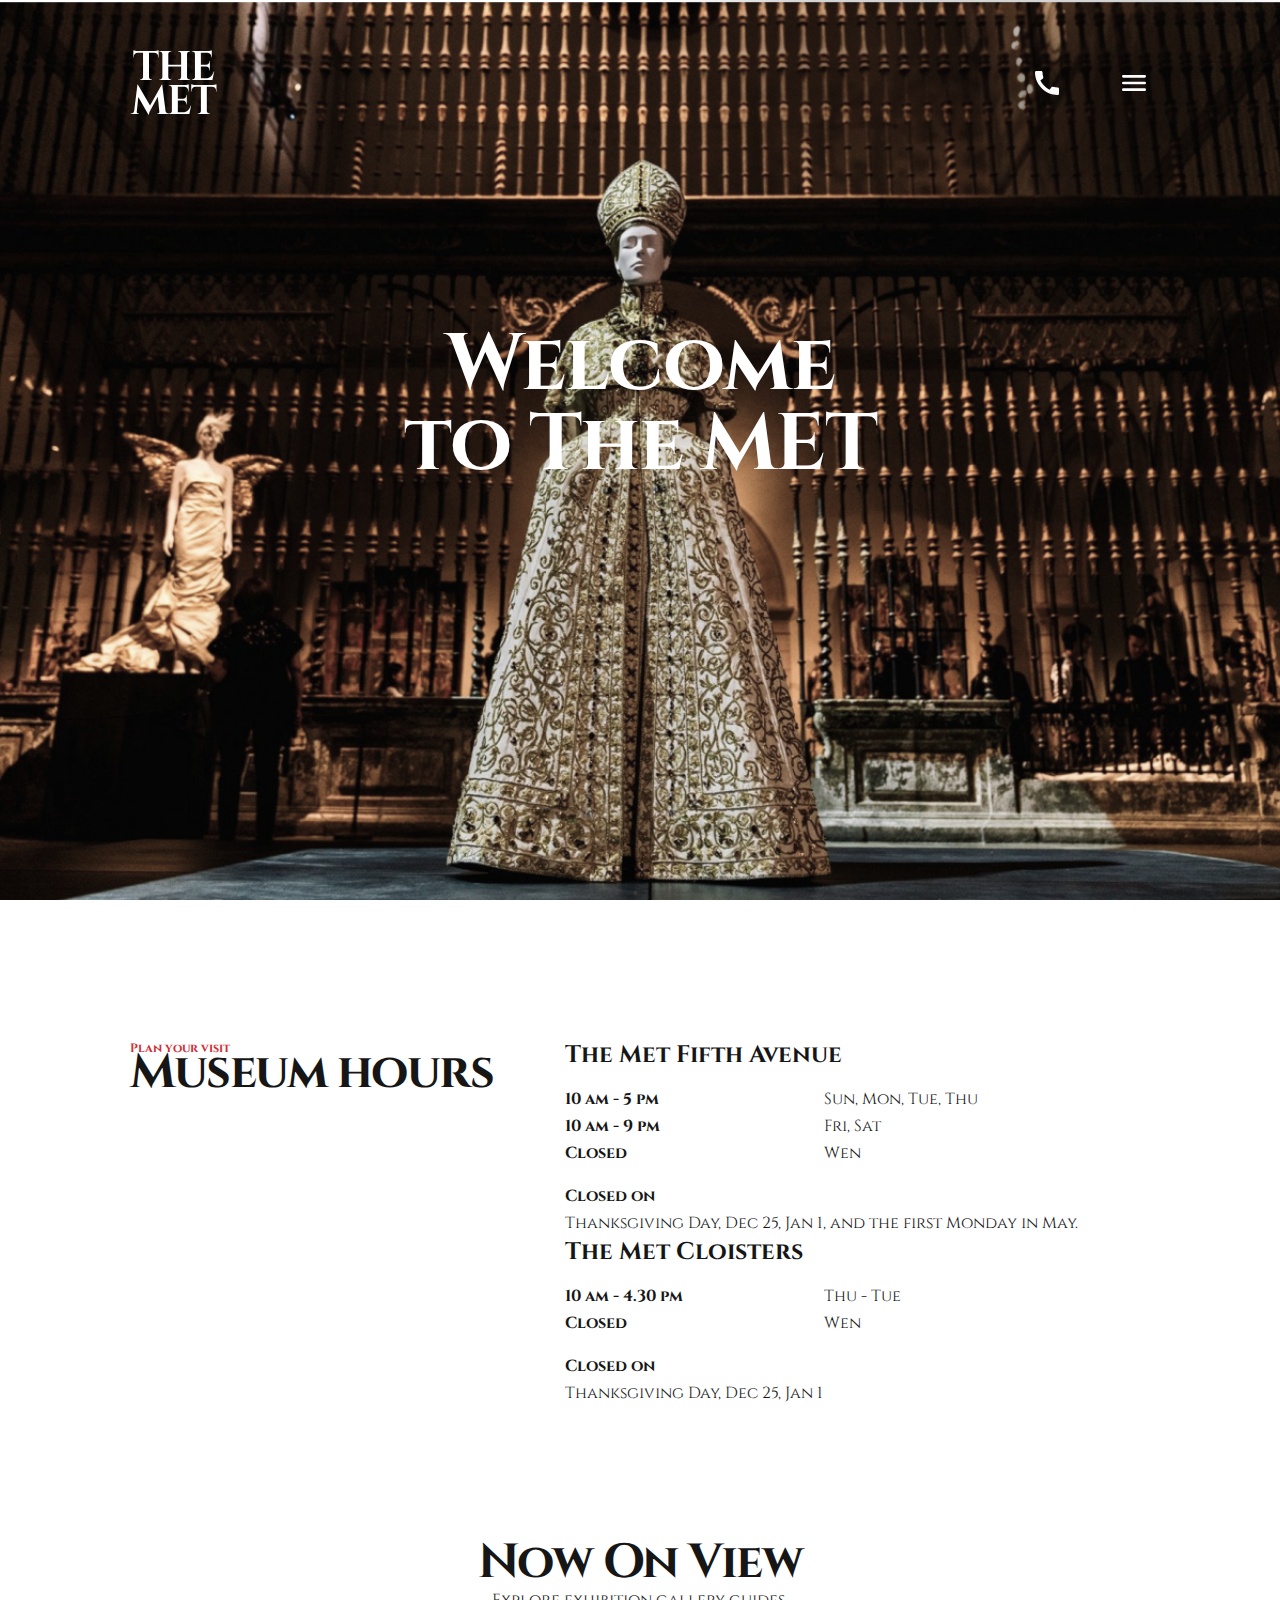
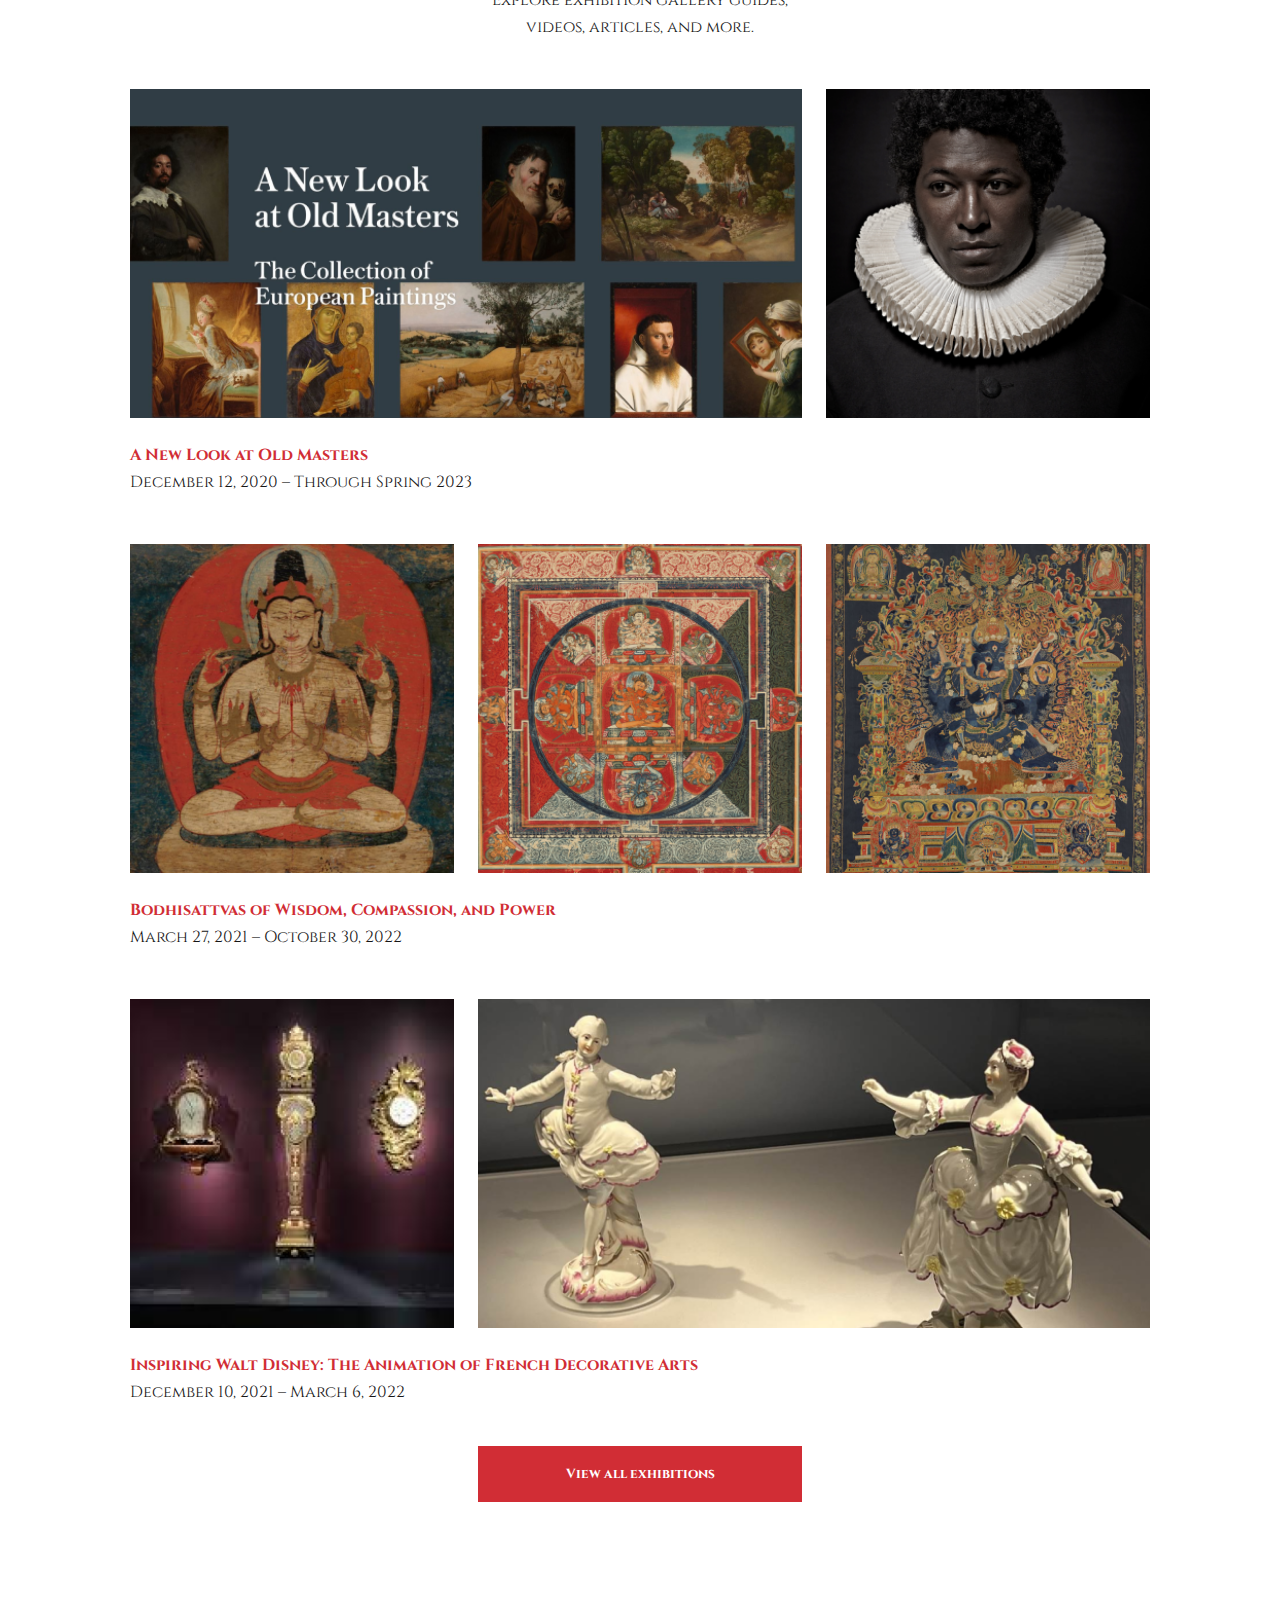
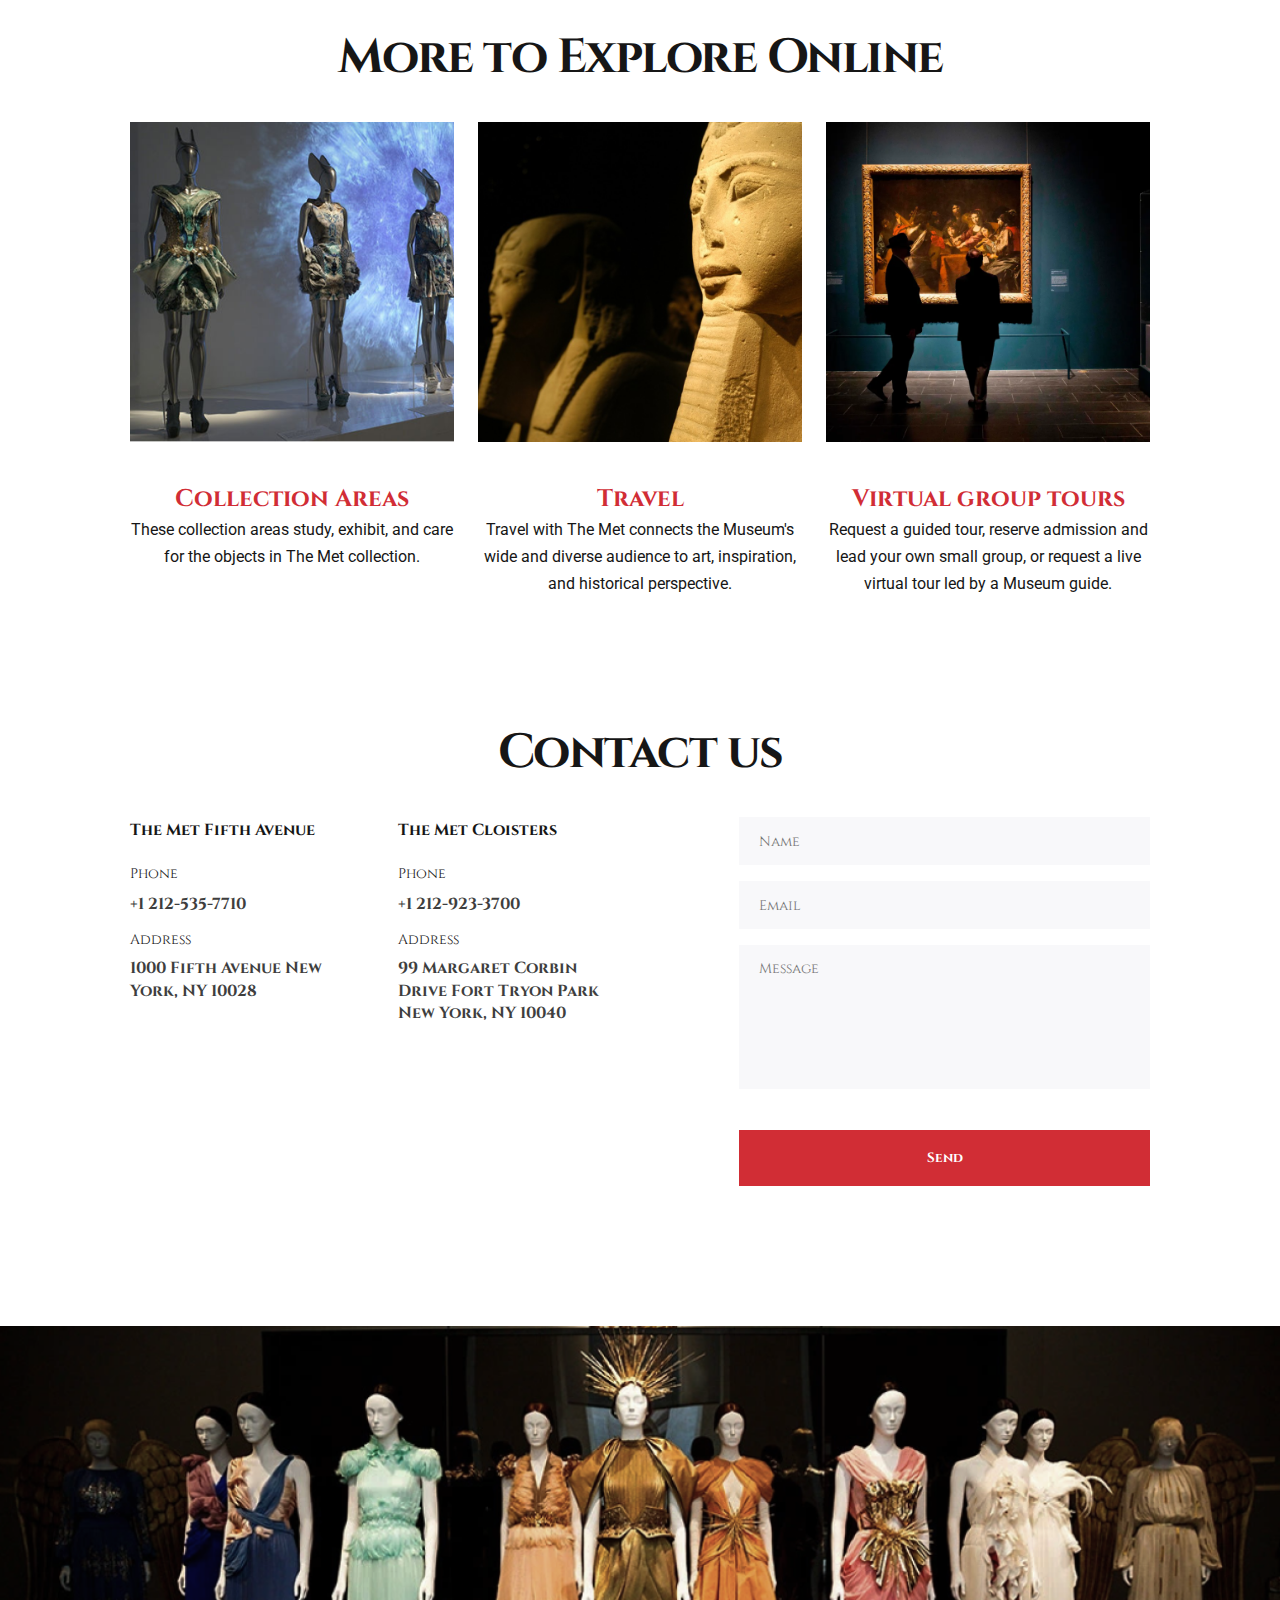
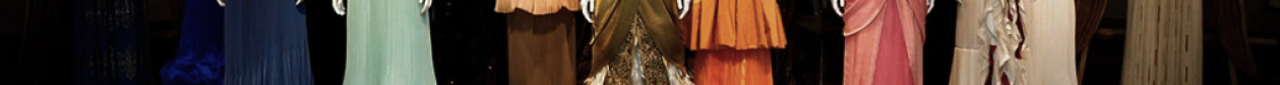
<file: index.html>
<!doctype html><html lang="en" class="page"><head><meta charset="utf-8"><meta name="viewport" content="width=device-width, initial-scale=1.0"><title>THE MET</title><link rel="icon" href="favicon.0cb72b98.svg"><link rel="preconnect" href="https://fonts.googleapis.com"><link rel="preconnect" href="https://fonts.gstatic.com"><link href="https://fonts.googleapis.com/css2?family=Cinzel:wght@400..900&display=swap" rel="stylesheet"><link href="https://fonts.googleapis.com/css2?family=Roboto&display=swap" rel="stylesheet"><link rel="stylesheet" href="index.47e50550.css"><script src="index.cabb280d.js" defer></script></head><body class="page__body"> <header class="header"> <div class="header__content"> <div class="top-bar"> <a href="#"> <img src="favicon.0cb72b98.svg" alt="The met logo" class="top-bar__logo"> </a> <div class="top-bar__icons"> <a href="tel: +1 212-535-771" class="icon icon--phone"></a> <a href="#menu" class="icon icon--menu"></a> </div> </div> <h1 class="header__title"> Welcome <br> to The MET </h1> </div> </header> <aside class="menu page__menu" id="menu"> <div class="menu__top-bar top-bar"> <a href="#"> <img src="favicon.0cb72b98.svg" alt="The met logo" class="top-bar__logo"> </a> <a href="#" class="icon icon--close"></a> </div> <div class="menu__content"> <nav class="menu__nav nav"> <ul class="nav__list"> <li class="nav__item"> <a class="nav__link" href="#"> Home </a> </li> <li class="nav__item"> <a class="nav__link" href="#about-us"> About Us </a> </li> <li class="nav__item"> <a class="nav__link" href="#now-on-view"> Now On View </a> </li> <li class="nav__item"> <a class="nav__link" href="#explore-online"> Explore Online </a> </li> <li class="nav__item"> <a class="nav__link" href="#contacts"> Contacts </a> </li> </ul> </nav> <div class="menu__bottom"> <div class="menu__phone-part"> The Met Fifth Avenue <br> <a href="tel:+1 212-535-7710" class="menu__phone-number"> +1 212-535-7710 </a> </div> <div class="menu__phone-part"> The Met Cloisters <br> <a href="tel:+1 212-923-3700" class="menu__phone-number"> +1 212-923-3700 </a> </div> <a href="tel:+1 212-535-7710" class="menu__call-to-order"> call to order </a> </div> </div> </aside> <main class="main"> <section class="about-us" id="about-us"> <div class="about-us__header"> <p class="about-us__header__tip">Plan your visit</p> <h2 class="section-title section-title--align--left">Museum hours</h2> </div> <div class="about-us__content museum"> <h3 class="museum__name">The Met Fifth Avenue</h3> <div class="museum__grid"> <ul class="museum__hours"> <li class="museum__hours__time">10 am - 5 pm</li> <li class="museum__hours__time">10 am - 9 pm</li> <li class="museum__hours__time">Closed</li> </ul> <ul class="museum__days"> <li class="museum__days__day">Sun, Mon, Tue, Thu</li> <li class="museum__days__day">Fri, Sat</li> <li class="museum__days__day">Wen</li> </ul> </div> <div class="museum__closed"> <h4 class="museum__closed__closed-on">Closed on</h4> <p class="museum__closed__close-day"> Thanksgiving Day, Dec 25, Jan 1, and the first Monday in May. </p> </div> <h3 class="museum__name">The Met Cloisters</h3> <div class="museum__grid"> <ul class="museum__hours"> <li class="museum__hours__time">10 am - 4.30 pm</li> <li class="museum__hours__time">Closed</li> </ul> <ul class="museum__days"> <li class="museum__days__day">Thu - Tue</li> <li class="museum__days__day">Wen</li> </ul> </div> <div class="museum__closed"> <h4 class="museum__closed__closed-on">Closed on</h4> <p class="museum__closed__close-day"> Thanksgiving Day, Dec 25, Jan 1 </p> </div> </div> </section> <section class="now-on-view" id="now-on-view"> <h2 class="section-title">Now On View</h2> <p class="now-on-view__tip"> Explore exhibition gallery guides, videos, articles, and more. </p> <div class="now-on-view__content"> <article class="category"> <div class="category__photos"> <a href="#" class="category__link category__link--wide"> <img src="new-look-wide.5cc3ecb9.png" alt="New look 1" class="category__photo category__photo--left"> </a> <a href="#" class="category__link category__link--square"> <img src="new-look-square.84ad97c7.png" alt="New look 2" class="category__photo"> </a> </div> <h4 class="category__name">A New Look at Old Masters</h4> <p class="category__date"> December 12, 2020 – Through Spring 2023 </p> </article> <article class="category"> <div class="category__photos category__photos--third"> <a href="#" class="category__link"> <img src="bodhisattvas-1.afb9e7f9.png" alt="Bodhisattvas-1" class="category__photo category__photo--third"> </a> <a href="#" class="category__link"> <img src="bodhisattvas-2.e237c81e.png" alt="Bodhisattvas-2" class="category__photo category__photo--third"> </a> <a href="#" class="category__link"> <img src="bodhisattvas-3.54c390de.png" alt="Bodhisattvas-3" class="category__photo category__photo--3 category__photo--third"> </a> </div> <div class="category__description"> <h4 class="category__name"> Bodhisattvas of Wisdom, Compassion, and Power </h4> <p class="category__date">March 27, 2021 – October 30, 2022</p> </div> </article> <article class="category"> <div class="category__photos"> <a href="#" class="category__link category__link--square"> <img src="inspiring-square.33121645.png" alt="Inspiring Walt Disney 1" class="category__photo"> </a> <a href="#" class="category__link category__link--wide"> <img src="inspiring-wide.8586ef60.png" alt="Inspiring Walt Disney 2" class="category__photo category__photo--right"> </a> </div> <div class="category__description"> <h4 class="category__name"> Inspiring Walt Disney: The Animation of French Decorative Arts </h4> <p class="category__date">December 10, 2021 – March 6, 2022</p> </div> </article> </div> <button type="button" class="now-on-view__button"> View all exhibitions </button> </section> <section class="explore-online" id="explore-online"> <h2 class="section-title">More to Explore Online</h2> <div class="explore-online__products"> <article class="explore-online__product product"> <img src="explore-online-1.ac97a8e0.png" alt="Online location 1" class="product__photo"> <h3 class="product__title">Collection Areas</h3> <p class="product__description"> These collection areas study, exhibit, and care for the objects in The Met collection. </p> </article> <article class="explore-online__product product"> <img src="explore-online-2.f4bd4178.png" alt="Online location 2" class="product__photo"> <h3 class="product__title">Travel</h3> <p class="product__description"> Travel with The Met connects the Museum's wide and diverse audience to art, inspiration, and historical perspective. </p> </article> <article class="explore-online__product product"> <img src="explore-online-3.8694a1dc.png" alt="Online location 3" class="product__photo"> <h3 class="product__title">Virtual group tours</h3> <p class="product__description"> Request a guided tour, reserve admission and lead your own small group, or request a live virtual tour led by a Museum guide. </p> </article> </div> </section> <section class="contacts" id="contacts"> <h2 class="section-title">Contact us</h2> <div class="contacts__content"> <div class="contacts__content--1 info"> <h4 class="info__name">The Met Fifth Avenue</h4> <p class="info__description">Phone</p> <p class="info__phone"> <a href="tel:+1 212-535-7710" class="info__phone__link"> +1 212-535-7710 </a> </p> <p class="info__description">Address</p> <p class="info__address"> <a target="_blank" class="info__address__link" href="https://www.google.com.ua/maps/place/1000+5th+Ave,+New+York,+NY+10028,+%D0%A1%D0%A8%D0%90/@40.7793789,-73.9836539,13.66z/data=!4m6!3m5!1s0x89c25896dcda965d:0x5bbcfab18ea2c739!8m2!3d40.7794355!4d-73.9633844!16s%2Fg%2F1yl46zflv?entry=ttu"> 1000 Fifth Avenue New York, NY 10028 </a> </p> </div> <div class="contacts__content--2 info"> <h4 class="info__name">The Met Cloisters</h4> <p class="info__description">Phone</p> <p class="info__phone"> <a href="tel:+1 212-923-3700" class="info__phone__link"> +1 212-923-3700 </a> </p> <p class="info__description">Address</p> <p class="info__address"> <a target="_blank" href="https://www.google.com/maps/place/%D0%9C%D1%83%D0%B7%D0%B5%D0%B9+%D0%9A%D0%BB%D0%BE%D0%B9%D1%81%D1%82%D0%B5%D1%80%D1%81/@40.8648628,-73.9343023,17z/data=!4m6!3m5!1s0x89c2f40170f2a62b:0x9191e7fa95df29ad!8m2!3d40.8648628!4d-73.9317274!16zL20vMDFyczdi?entry=ttu" class="info__address__link"> 99 Margaret Corbin Drive Fort Tryon Park New York, NY 10040 </a> </p> </div> </div> <form onsubmit="this.reset(); return false;" action="#" class="contacts__form form" method="post"> <input type="text" class="form__input" name="name" placeholder="Name" autocomplete="on" required> <input type="email" class="form__input" name="email" placeholder="Email" autocomplete="on" required> <textarea name="message" class="form__textarea" id="message" cols="30" rows="10" placeholder="Message"></textarea> <button class="form__button" type="submit"> Send </button> </form> </section> </main> <footer class="footer"></footer> </body></html>
</file>
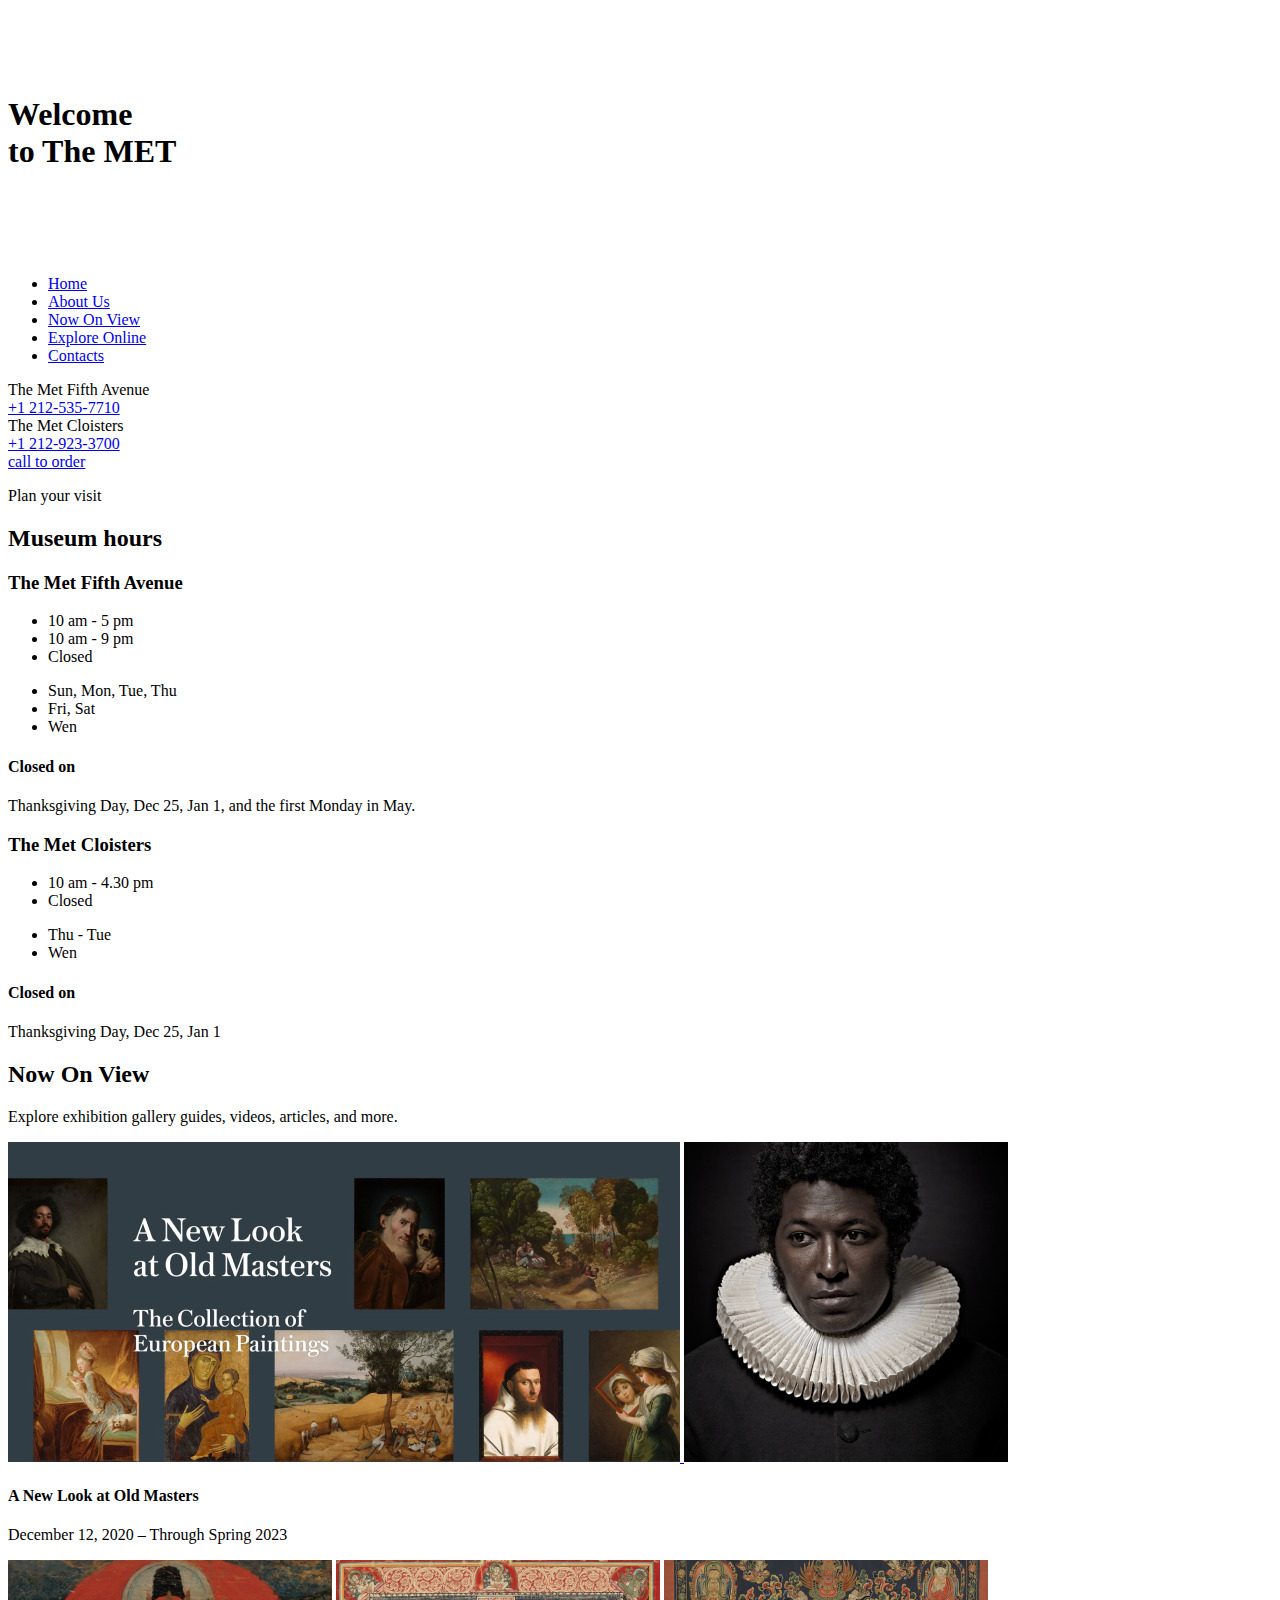
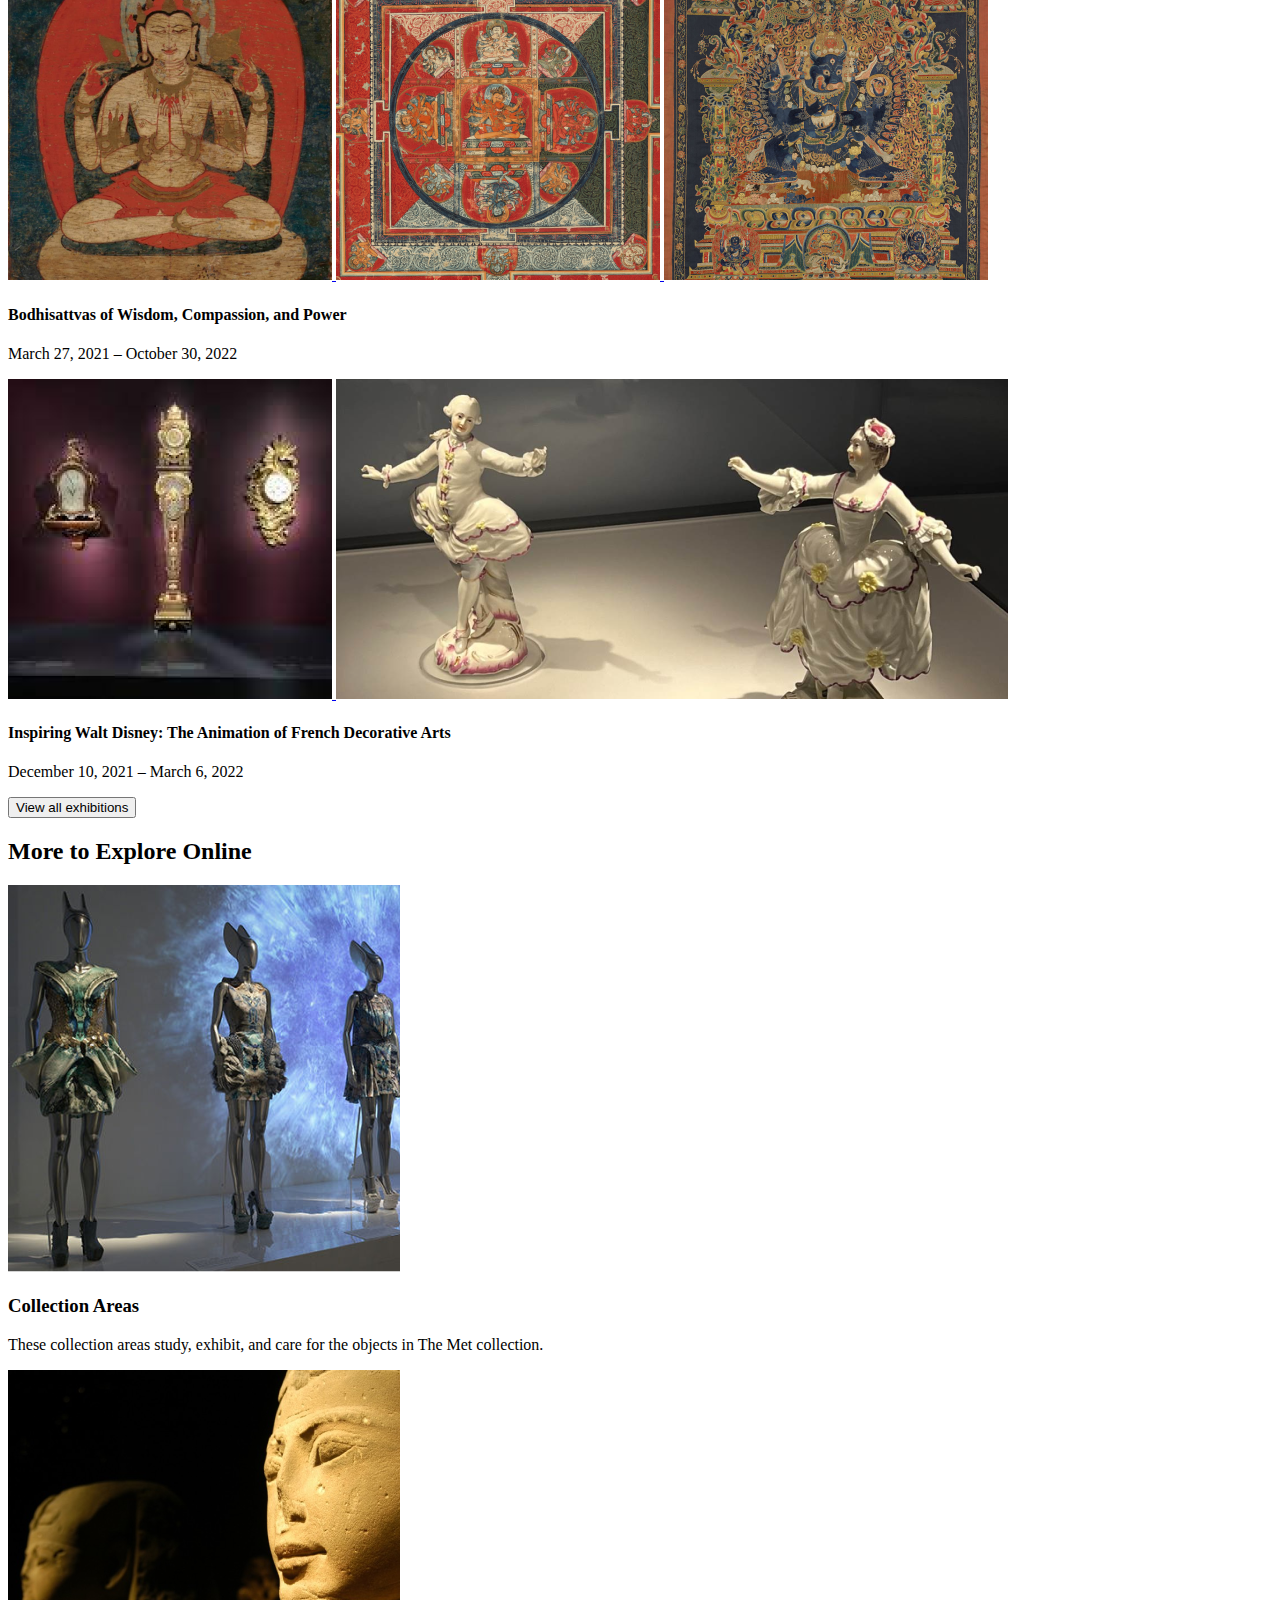
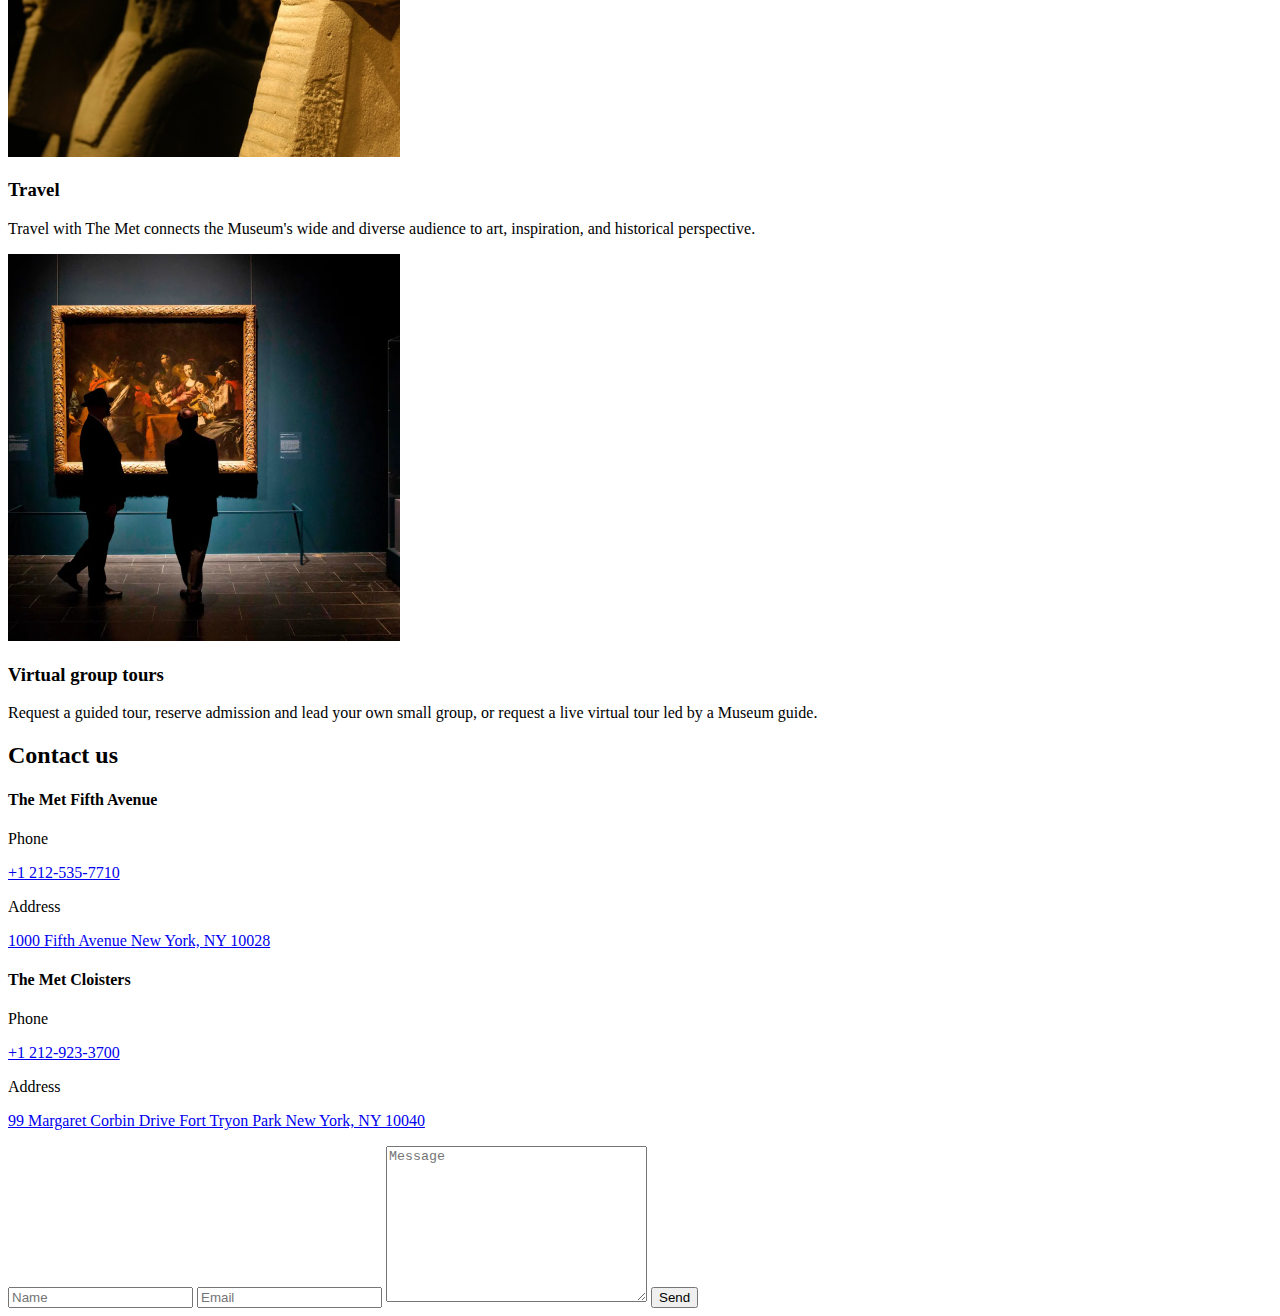
<file: src/index.html>
<!doctype html>
<html
  lang="en"
  class="page"
>
  <head>
    <meta charset="UTF-8" />
    <meta
      name="viewport"
      content="width=device-width, initial-scale=1.0"
    />
    <title>THE MET</title>
    <link
      rel="icon"
      href="images/favicon.svg"
    />
    <link
      rel="preconnect"
      href="https://fonts.googleapis.com"
    />
    <link
      rel="preconnect"
      href="https://fonts.gstatic.com"
    />
    <link
      href="https://fonts.googleapis.com/css2?family=Cinzel:wght@400..900&display=swap"
      rel="stylesheet"
    />
    <link
      href="https://fonts.googleapis.com/css2?family=Roboto&display=swap"
      rel="stylesheet"
    />
    <link
      rel="stylesheet"
      href="./styles/index.scss"
    />
    <script
      src="scripts/main.js"
      defer
    ></script>
  </head>

  <body class="page__body">
    <header class="header">
      <div class="header__content">
        <div class="top-bar">
          <a href="#">
            <img
              src="images/favicon.svg"
              alt="The met logo"
              class="top-bar__logo"
            />
          </a>

          <div class="top-bar__icons">
            <a
              href="tel: +1 212-535-771"
              class="icon icon--phone"
            ></a>

            <a
              href="#menu"
              class="icon icon--menu"
            ></a>
          </div>
        </div>
        <h1 class="header__title">
          Welcome
          <br />
          to The MET
        </h1>
      </div>
    </header>

    <aside
      class="menu page__menu"
      id="menu"
    >
      <div class="top-bar menu__top-bar">
        <a href="#">
          <img
            src="images/favicon.svg"
            alt="The met logo"
            class="top-bar__logo"
          />
        </a>

        <a
          href="#"
          class="icon icon--close"
        ></a>
      </div>

      <div class="menu__content">
        <nav class="nav menu__nav">
          <ul class="nav__list">
            <li class="nav__item">
              <a
                class="nav__link"
                href="#"
              >
                Home
              </a>
            </li>

            <li class="nav__item">
              <a
                class="nav__link"
                href="#about-us"
              >
                About Us
              </a>
            </li>

            <li class="nav__item">
              <a
                class="nav__link"
                href="#now-on-view"
              >
                Now On View
              </a>
            </li>

            <li class="nav__item">
              <a
                class="nav__link"
                href="#explore-online"
              >
                Explore Online
              </a>
            </li>

            <li class="nav__item">
              <a
                class="nav__link"
                href="#contacts"
              >
                Contacts
              </a>
            </li>
          </ul>
        </nav>

        <div class="menu__bottom">
          <div class="menu__phone-part">
            The Met Fifth Avenue
            <br />
            <a
              href="tel:+1 212-535-7710"
              class="menu__phone-number"
            >
              +1 212-535-7710
            </a>
          </div>

          <div class="menu__phone-part">
            The Met Cloisters
            <br />
            <a
              href="tel:+1 212-923-3700"
              class="menu__phone-number"
            >
              +1 212-923-3700
            </a>
          </div>
          <a
            href="tel:+1 212-535-7710"
            class="menu__call-to-order"
          >
            call to order
          </a>
        </div>
      </div>
    </aside>

    <main class="main">
      <section
        class="about-us"
        id="about-us"
      >
        <div class="about-us__header">
          <p class="about-us__header__tip">Plan your visit</p>
          <h2 class="section-title section-title--align--left">Museum hours</h2>
        </div>

        <div class="about-us__content museum">
          <h3 class="museum__name">The Met Fifth Avenue</h3>
          <div class="museum__grid">
            <ul class="museum__hours">
              <li class="museum__hours__time">10 am - 5 pm</li>
              <li class="museum__hours__time">10 am - 9 pm</li>
              <li class="museum__hours__time">Closed</li>
            </ul>

            <ul class="museum__days">
              <li class="museum__days__day">Sun, Mon, Tue, Thu</li>
              <li class="museum__days__day">Fri, Sat</li>
              <li class="museum__days__day">Wen</li>
            </ul>
          </div>

          <div class="museum__closed">
            <h4 class="museum__closed__closed-on">Closed on</h4>
            <p class="museum__closed__close-day">
              Thanksgiving Day, Dec 25, Jan 1, and the first Monday in May.
            </p>
          </div>

          <h3 class="museum__name">The Met Cloisters</h3>
          <div class="museum__grid">
            <ul class="museum__hours">
              <li class="museum__hours__time">10 am - 4.30 pm</li>
              <li class="museum__hours__time">Closed</li>
            </ul>

            <ul class="museum__days">
              <li class="museum__days__day">Thu - Tue</li>
              <li class="museum__days__day">Wen</li>
            </ul>
          </div>
          <div class="museum__closed">
            <h4 class="museum__closed__closed-on">Closed on</h4>
            <p class="museum__closed__close-day">
              Thanksgiving Day, Dec 25, Jan 1
            </p>
          </div>
        </div>
      </section>

      <section
        class="now-on-view"
        id="now-on-view"
      >
        <h2 class="section-title">Now On View</h2>
        <p class="now-on-view__tip">
          Explore exhibition gallery guides, videos, articles, and more.
        </p>

        <div class="now-on-view__content">
          <article class="category">
            <div class="category__photos">
              <a
                href="#"
                class="category__link category__link--wide"
              >
                <img
                  src="images/new-look-wide.png"
                  alt="New look 1"
                  class="category__photo category__photo--left"
                />
              </a>

              <a
                href="#"
                class="category__link category__link--square"
              >
                <img
                  src="images/new-look-square.png"
                  alt="New look 2"
                  class="category__photo"
                />
              </a>
            </div>

            <h4 class="category__name">A New Look at Old Masters</h4>
            <p class="category__date">
              December 12, 2020 – Through Spring 2023
            </p>
          </article>

          <article class="category">
            <div class="category__photos category__photos--third">
              <a
                href="#"
                class="category__link"
              >
                <img
                  src="images/bodhisattvas-1.png"
                  alt="Bodhisattvas-1"
                  class="category__photo category__photo--third"
                />
              </a>

              <a
                href="#"
                class="category__link"
              >
                <img
                  src="images/bodhisattvas-2.png"
                  alt="Bodhisattvas-2"
                  class="category__photo category__photo--third"
                />
              </a>

              <a
                href="#"
                class="category__link"
              >
                <img
                  src="images/bodhisattvas-3.png"
                  alt="Bodhisattvas-3"
                  class="category__photo category__photo--third category__photo--3"
                />
              </a>
            </div>

            <div class="category__description">
              <h4 class="category__name">
                Bodhisattvas of Wisdom, Compassion, and Power
              </h4>
              <p class="category__date">March 27, 2021 – October 30, 2022</p>
            </div>
          </article>

          <article class="category">
            <div class="category__photos">
              <a
                href="#"
                class="category__link category__link--square"
              >
                <img
                  src="images/inspiring-square.png"
                  alt="Inspiring Walt Disney 1"
                  class="category__photo"
                />
              </a>

              <a
                href="#"
                class="category__link category__link--wide"
              >
                <img
                  src="images/inspiring-wide.png"
                  alt="Inspiring Walt Disney 2"
                  class="category__photo category__photo--right"
                />
              </a>
            </div>

            <div class="category__description">
              <h4 class="category__name">
                Inspiring Walt Disney: The Animation of French Decorative Arts
              </h4>
              <p class="category__date">December 10, 2021 – March 6, 2022</p>
            </div>
          </article>
        </div>
        <button
          type="button"
          class="now-on-view__button"
        >
          View all exhibitions
        </button>
      </section>

      <section
        class="explore-online"
        id="explore-online"
      >
        <h2 class="section-title">More to Explore Online</h2>

        <div class="explore-online__products">
          <article class="product explore-online__product">
            <img
              src="images/explore-online-1.png"
              alt="Online location 1"
              class="product__photo"
            />
            <h3 class="product__title">Collection Areas</h3>
            <p class="product__description">
              These collection areas study, exhibit, and care for the objects in
              The Met collection.
            </p>
          </article>

          <article class="product explore-online__product">
            <img
              src="images/explore-online-2.png"
              alt="Online location 2"
              class="product__photo"
            />
            <h3 class="product__title">Travel</h3>
            <p class="product__description">
              Travel with The Met connects the Museum's wide and diverse
              audience to art, inspiration, and historical perspective.
            </p>
          </article>

          <article class="product explore-online__product">
            <img
              src="images/explore-online-3.png"
              alt="Online location 3"
              class="product__photo"
            />
            <h3 class="product__title">Virtual group tours</h3>
            <p class="product__description">
              Request a guided tour, reserve admission and lead your own small
              group, or request a live virtual tour led by a Museum guide.
            </p>
          </article>
        </div>
      </section>

      <section
        class="contacts"
        id="contacts"
      >
        <h2 class="section-title">Contact us</h2>

        <div class="contacts__content">
          <div class="info contacts__content--1">
            <h4 class="info__name">The Met Fifth Avenue</h4>
            <p class="info__description">Phone</p>
            <p class="info__phone">
              <a
                href="tel:+1 212-535-7710"
                class="info__phone__link"
              >
                +1 212-535-7710
              </a>
            </p>

            <p class="info__description">Address</p>
            <p class="info__address">
              <a
                target="_blank"
                class="info__address__link"
                href="https://www.google.com.ua/maps/place/1000+5th+Ave,+New+York,+NY+10028,+%D0%A1%D0%A8%D0%90/@40.7793789,-73.9836539,13.66z/data=!4m6!3m5!1s0x89c25896dcda965d:0x5bbcfab18ea2c739!8m2!3d40.7794355!4d-73.9633844!16s%2Fg%2F1yl46zflv?entry=ttu"
              >
                1000 Fifth Avenue New York, NY 10028
              </a>
            </p>
          </div>

          <div class="info contacts__content--2">
            <h4 class="info__name">The Met Cloisters</h4>
            <p class="info__description">Phone</p>
            <p class="info__phone">
              <a
                href="tel:+1 212-923-3700"
                class="info__phone__link"
              >
                +1 212-923-3700
              </a>
            </p>

            <p class="info__description">Address</p>
            <p class="info__address">
              <a
                target="_blank"
                href="https://www.google.com/maps/place/%D0%9C%D1%83%D0%B7%D0%B5%D0%B9+%D0%9A%D0%BB%D0%BE%D0%B9%D1%81%D1%82%D0%B5%D1%80%D1%81/@40.8648628,-73.9343023,17z/data=!4m6!3m5!1s0x89c2f40170f2a62b:0x9191e7fa95df29ad!8m2!3d40.8648628!4d-73.9317274!16zL20vMDFyczdi?entry=ttu"
                class="info__address__link"
              >
                99 Margaret Corbin Drive Fort Tryon Park New York, NY 10040
              </a>
            </p>
          </div>
        </div>

        <form
          onsubmit="this.reset(); return false;"
          action="#"
          class="contacts__form form"
          method="post"
        >
          <input
            type="text"
            class="form__input"
            name="name"
            placeholder="Name"
            autocomplete="on"
            required
          />

          <input
            type="email"
            class="form__input"
            name="email"
            placeholder="Email"
            autocomplete="on"
            required
          />

          <textarea
            name="message"
            class="form__textarea"
            id="message"
            cols="30"
            rows="10"
            placeholder="Message"
          ></textarea>

          <button
            class="form__button"
            type="submit"
          >
            Send
          </button>
        </form>
      </section>
    </main>

    <footer class="footer"></footer>
  </body>
</html>
</file>
<file: index.47e50550.css>
p,h2,h3,h4{margin:0}.page{color:#161616;scroll-behavior:smooth;font-family:Cinzel,serif;font-size:16px;font-weight:400;line-height:27px}.page:has(.page__menu:target){overflow:hidden}.page__body{min-width:320px;margin:0}.page__menu{opacity:0;pointer-events:none;transition:all .3s;position:fixed;top:0;left:0;right:0;transform:translate(100%)}.page__menu:target{opacity:1;pointer-events:all;transform:translate(0)}.header{box-sizing:border-box;background-image:url(header-bg-mobile.ff804546.png);background-position:50%;background-size:cover;-ms-flex-direction:column;flex-direction:column;height:100vh;display:-ms-flexbox;display:flex}.header__title{letter-spacing:-1.5px;color:#fff;text-align:center;height:80px;margin:210px 0 0;font-size:40px;font-weight:700;line-height:40px}@media (min-width:576px){.header__title{height:128px;font-size:64px;line-height:64px}}@media (min-width:1024px){.header__title{height:160px;font-size:80px;line-height:80px}}.top-bar{-ms-flex-pack:justify;justify-content:space-between;height:46px;padding-top:25px;padding-left:20px;padding-right:20px;display:-ms-flexbox;display:flex}@media (min-width:576px){.top-bar{padding-left:72px;padding-right:72px}}@media (min-width:1024px){.top-bar{max-width:1020px;margin-left:auto;margin-right:auto;padding-left:120px;padding-right:120px}}@media (min-width:576px){.top-bar{height:65px;padding-top:50px}}.top-bar__icons{-ms-flex-align:center;align-items:center;gap:24px;display:-ms-flexbox;display:flex}@media (min-width:576px){.top-bar__icons{gap:55px}}.top-bar__logo{width:64px;height:46px;transition:transform .3s}@media (min-width:576px){.top-bar__logo{width:87px;height:65px}}.top-bar__logo:hover{transform:scale(1.2)}.icon{background-size:cover;width:24px;height:24px;transition:transform .3s;display:block}.icon:hover{transform:scale(1.2)}@media (min-width:576px){.icon{width:32px;height:32px}}.icon--phone{background-image:url(icon-phone.53c71925.svg)}@media (min-width:576px){.icon--phone:after{content:"The Met Fifth Avenue\a +1 212-535-771\a The Met Cloisters\a +1 212-923-3700";white-space:pre;color:#fff;text-align:right;transform-origin:100%;font-weight:700;transition:transform .3s;position:absolute;top:-35px;right:50px;transform:scale(0)}}.icon--phone:hover:after{transform:scale(1)}.icon--menu{background-image:url(icon-burger-menu.107829bf.svg)}.icon--menu:hover{background-image:url(icon-burger-menu-hover.fd4b4010.svg)}.icon--close{background-image:url(icon-close.a491bbae.svg);-ms-flex-item-align:center;align-self:center}.nav__list{-ms-flex-direction:column;flex-direction:column;gap:32px;margin:0;padding:0;list-style:none;display:-ms-flexbox;display:flex}.nav__link{color:#fff;letter-spacing:2px;font-size:22px;line-height:22px;text-decoration:none;position:relative}.nav__link:after{content:"";transform-origin:0;background-color:#fff;width:100%;height:1px;transition:transform .3s;display:block;position:absolute;bottom:-8px;transform:scale(0)}.nav__link:hover:after{transform:scale(1)}.menu{box-sizing:border-box;text-transform:uppercase;background-color:#d12d35;height:100vh;font-weight:700;overflow:auto}.menu__top-bar{z-index:1;background-color:#d12d35;position:sticky;top:0}.menu__content{margin-top:40px;padding-left:20px;padding-right:20px}@media (min-width:576px){.menu__content{padding-left:72px;padding-right:72px}}@media (min-width:1024px){.menu__content{max-width:1020px;margin-top:55px;margin-left:auto;margin-right:auto;padding-left:120px;padding-right:120px}}.menu__nav{margin-bottom:32px}@media (min-width:1024px){.menu__nav{margin-bottom:48px}}.menu__phone-part{color:#fff;transform-origin:0;transition:transform .3s}.menu__phone-part:not(:last-of-type){margin-bottom:8px}.menu__phone-part:last-of-type{margin-bottom:16px}.menu__phone-part:hover{transform:scale(1.2)}.menu__phone-number{color:#fff;text-decoration:none;transition:all .3s}.menu__phone-number:hover{color:#101010}.menu__call-to-order{color:#fff;letter-spacing:2px;font-size:12px;line-height:16px;text-decoration:none}.menu__call-to-order:hover{border-bottom:1px solid #fff;padding-bottom:7px}.main{row-gap:100px;padding:100px 20px;display:grid}@media (min-width:576px){.main{padding-left:72px;padding-right:72px}}@media (min-width:1024px){.main{max-width:1020px;margin-left:auto;margin-right:auto;padding-left:120px;padding-right:120px}}@media (min-width:576px){.main{row-gap:140px;padding-top:140px;padding-bottom:140px}}.section-title{letter-spacing:-1.5px;text-align:center;margin:0 0 48px;font-size:32px;font-weight:700;line-height:32px}@media (min-width:576px){.section-title{font-size:48px}}.section-title--align--left{text-align:left}.about-us{--columns:2;grid-template-columns:repeat(var(--columns),1fr);column-gap:20px;display:grid}@media (min-width:576px){.about-us{--columns:6;column-gap:24px}}@media (min-width:1024px){.about-us{--columns:12}}.about-us__header{grid-column:1/-1}.about-us__header__tip{text-align:left;color:#d12d35;font-size:12px;font-weight:700;line-height:16.8px}@media (min-width:576px){.about-us__header{grid-column:span 3}}@media (min-width:1024px){.about-us__header{grid-column:span 5}}.about-us__content{grid-column:1/-1}@media (min-width:576px){.about-us__content{grid-column:span 3}}@media (min-width:1024px){.about-us__content{text-wrap:nowrap;grid-column:span 6}}.museum__name{text-align:left;margin-top:24px;font-size:24px;font-weight:700;line-height:30px}@media (min-width:576px){.museum__name{margin-top:0}}.museum__grid{text-wrap:nowrap;grid-template-columns:repeat(2,1fr);column-gap:20px;display:grid}.museum__hours{padding:0;font-weight:700;list-style:none}.museum__days{padding:0;list-style:none}.now-on-view{--columns:2;grid-template-columns:repeat(var(--columns),1fr);column-gap:20px;display:grid}@media (min-width:576px){.now-on-view{--columns:6;column-gap:24px}}@media (min-width:1024px){.now-on-view{--columns:12}}.now-on-view__content{grid-column:1/-1;row-gap:48px;display:grid}.now-on-view .section-title{grid-column:1/-1;margin-bottom:0}.now-on-view__tip{text-align:center;grid-column:1/-1;margin-top:8px;margin-bottom:48px}@media (min-width:576px){.now-on-view__tip{grid-column:2/-2}}@media (min-width:1024px){.now-on-view__tip{grid-column:5/-5}}.now-on-view__button{color:#fff;cursor:pointer;background-color:#d12d35;border:0;grid-column:1/-1;width:100%;height:56px;margin-top:40px;font-family:Cinzel,sans-serif;font-weight:700;transition:transform .3s;display:block}.now-on-view__button:hover{background-color:#ae1c23;transition:all .3s}.now-on-view__button:active{background-color:#eb343d}.now-on-view__button:hover{transform:scale(1.02)}@media (min-width:576px){.now-on-view__button{grid-column:2/-2}}@media (min-width:1024px){.now-on-view__button{grid-column:5/-5}}.category__photos{--columns:2;grid-template-columns:repeat(var(--columns),1fr);column-gap:20px;margin-bottom:24px;display:grid}@media (min-width:576px){.category__photos{--columns:6;column-gap:24px}}@media (min-width:1024px){.category__photos{--columns:12}}.category__photos--third{grid-template-columns:repeat(3,1fr)}@media (min-width:576px){.category__photos--third{grid-template-columns:repeat(2,1fr)}}@media (min-width:1024px){.category__photos--third{grid-template-columns:repeat(3,1fr)}}@media (min-width:576px){.category__link--wide{grid-column:span 4}}@media (min-width:1024px){.category__link--wide{grid-column:span 8}}@media (min-width:576px){.category__link--square{grid-column:span 2}}@media (min-width:1024px){.category__link--square{grid-column:span 4}}.category__photo{object-fit:cover;width:100%;height:100%;transition:transform .3s}.category__photo:hover{transform:scale(1.1)}.category__photo--left{object-position:20%}@media (min-width:1024px){.category__photo--left{transition:transform .3s}.category__photo--left:hover{transform:scale(1.05)}}.category__photo--right{object-position:100%}@media (min-width:1024px){.category__photo--right{transition:transform .3s}.category__photo--right:hover{transform:scale(1.05)}}@media (min-width:576px){.category__photo--3{display:none}}@media (min-width:1024px){.category__photo--3{display:block}}.category__name{color:#d12d35}.product{transition:transform .3s}.product:hover{transform:scale(1.1)}.product__photo{width:100%}.product__title{text-align:center;color:#d12d35;margin-top:32px;font-size:24px;font-weight:700;line-height:33.6px}.product__description{text-align:center;font-family:Roboto,sans-serif;font-size:16px;font-weight:400;line-height:27px}.explore-online__products{--columns:2;grid-template-columns:repeat(var(--columns),1fr);gap:48px 20px;display:grid}@media (min-width:576px){.explore-online__products{--columns:6;column-gap:24px}}@media (min-width:1024px){.explore-online__products{--columns:12}}.explore-online__product{grid-column:1/-1}@media (min-width:576px){.explore-online__product{grid-column:2/-2}}@media (min-width:1024px){.explore-online__product{grid-column:span 4}}.contacts{--columns:2;grid-template-columns:repeat(var(--columns),1fr);column-gap:20px;display:grid}@media (min-width:576px){.contacts{--columns:6;column-gap:24px}}@media (min-width:1024px){.contacts{--columns:12}}.contacts .section-title,.contacts__content{grid-column:1/-1}@media (min-width:576px){.contacts__content{grid-column:1/4}}@media (min-width:1024px){.contacts__content{grid-column:span 6;column-gap:42px;display:grid}.contacts__content--1{grid-column:1/4}.contacts__content--2{grid-column:4/7}}.contacts__form{grid-column:1/-1}@media (min-width:576px){.contacts__form{grid-column:4/7}}@media (min-width:1024px){.contacts__form{grid-column:8/13}}.info{margin-bottom:48px}.info__name{margin-bottom:16px}.info__description{margin-bottom:4px;font-size:14px}.info__phone{color:#3e3e3e;transform-origin:0;margin-bottom:8px;font-weight:700;transition:transform .3s}.info__phone:hover{transform:scale(1.03)}.info__phone__link{color:inherit;text-decoration:none}.info__phone:hover{color:#d12d35}.info__address{color:#3e3e3e;transform-origin:0;font-weight:700;line-height:22.4px;transition:transform .3s}.info__address:hover{transform:scale(1.03)}.info__address__link{color:inherit;text-decoration:none}.info__address:hover{color:#d12d35}.form input:-webkit-autofill{-webkit-box-shadow:inset 0 0 0 1000px #f8f8fa}.form input:-webkit-autofill:hover{-webkit-box-shadow:inset 0 0 0 1000px #f8f8fa}.form input:-webkit-autofill:focus{-webkit-box-shadow:inset 0 0 0 1000px #f8f8fa}.form textarea:-webkit-autofill{-webkit-box-shadow:inset 0 0 0 1000px #f8f8fa}.form textarea:-webkit-autofill:hover{-webkit-box-shadow:inset 0 0 0 1000px #f8f8fa}.form textarea:-webkit-autofill:focus{-webkit-box-shadow:inset 0 0 0 1000px #f8f8fa}.form__input{box-sizing:border-box;background-color:#f8f8fa;border:0;outline:none;width:100%;height:48px;margin-bottom:16px;padding-left:20px;font-family:Cinzel,sans-serif;font-size:14px;line-height:20px}.form__input:hover{border:1px solid #d5d7de}.form__input:focus{border:1px solid #161616}.form__textarea{box-sizing:border-box;resize:none;background-color:#f8f8fa;border:0;outline:none;width:100%;height:144px;margin-bottom:32px;padding-top:14px;padding-left:20px;font-family:Cinzel,sans-serif;font-size:14px;line-height:20px}.form__textarea:hover{border:1px solid #d5d7de}.form__textarea:focus{border:1px solid #161616}.form__button{color:#fff;cursor:pointer;background-color:#d12d35;border:0;width:100%;height:56px;font-family:Cinzel,sans-serif;font-weight:700;transition:transform .3s;display:block}.form__button:hover{background-color:#ae1c23;transition:all .3s}.form__button:active{background-color:#eb343d}.form__button:hover{transform:scale(1.02)}.footer{z-index:-2;background-image:url(footer.daa23d9a.png);background-position:50%;background-repeat:no-repeat;background-size:cover;height:180px;position:sticky}@media (min-width:576px){.footer{height:359px}}
/*# sourceMappingURL=index.47e50550.css.map */
</file>
